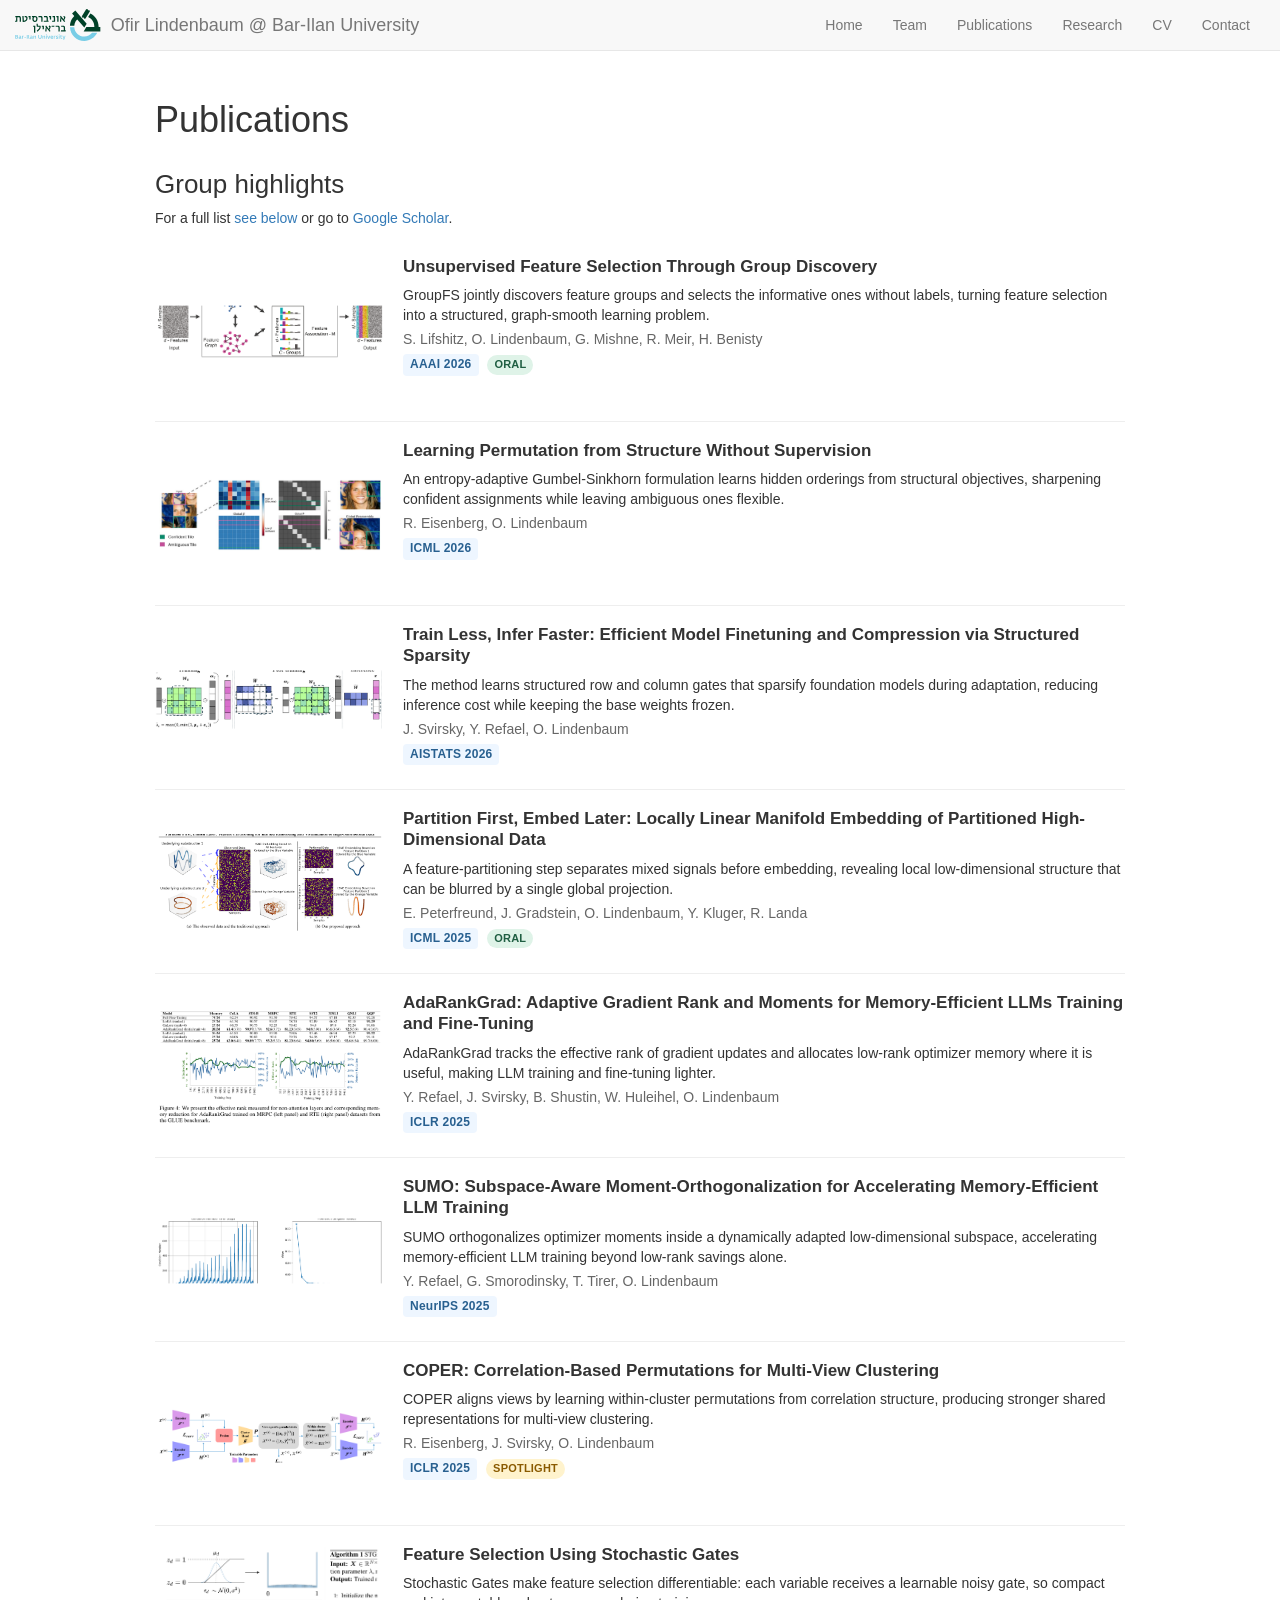
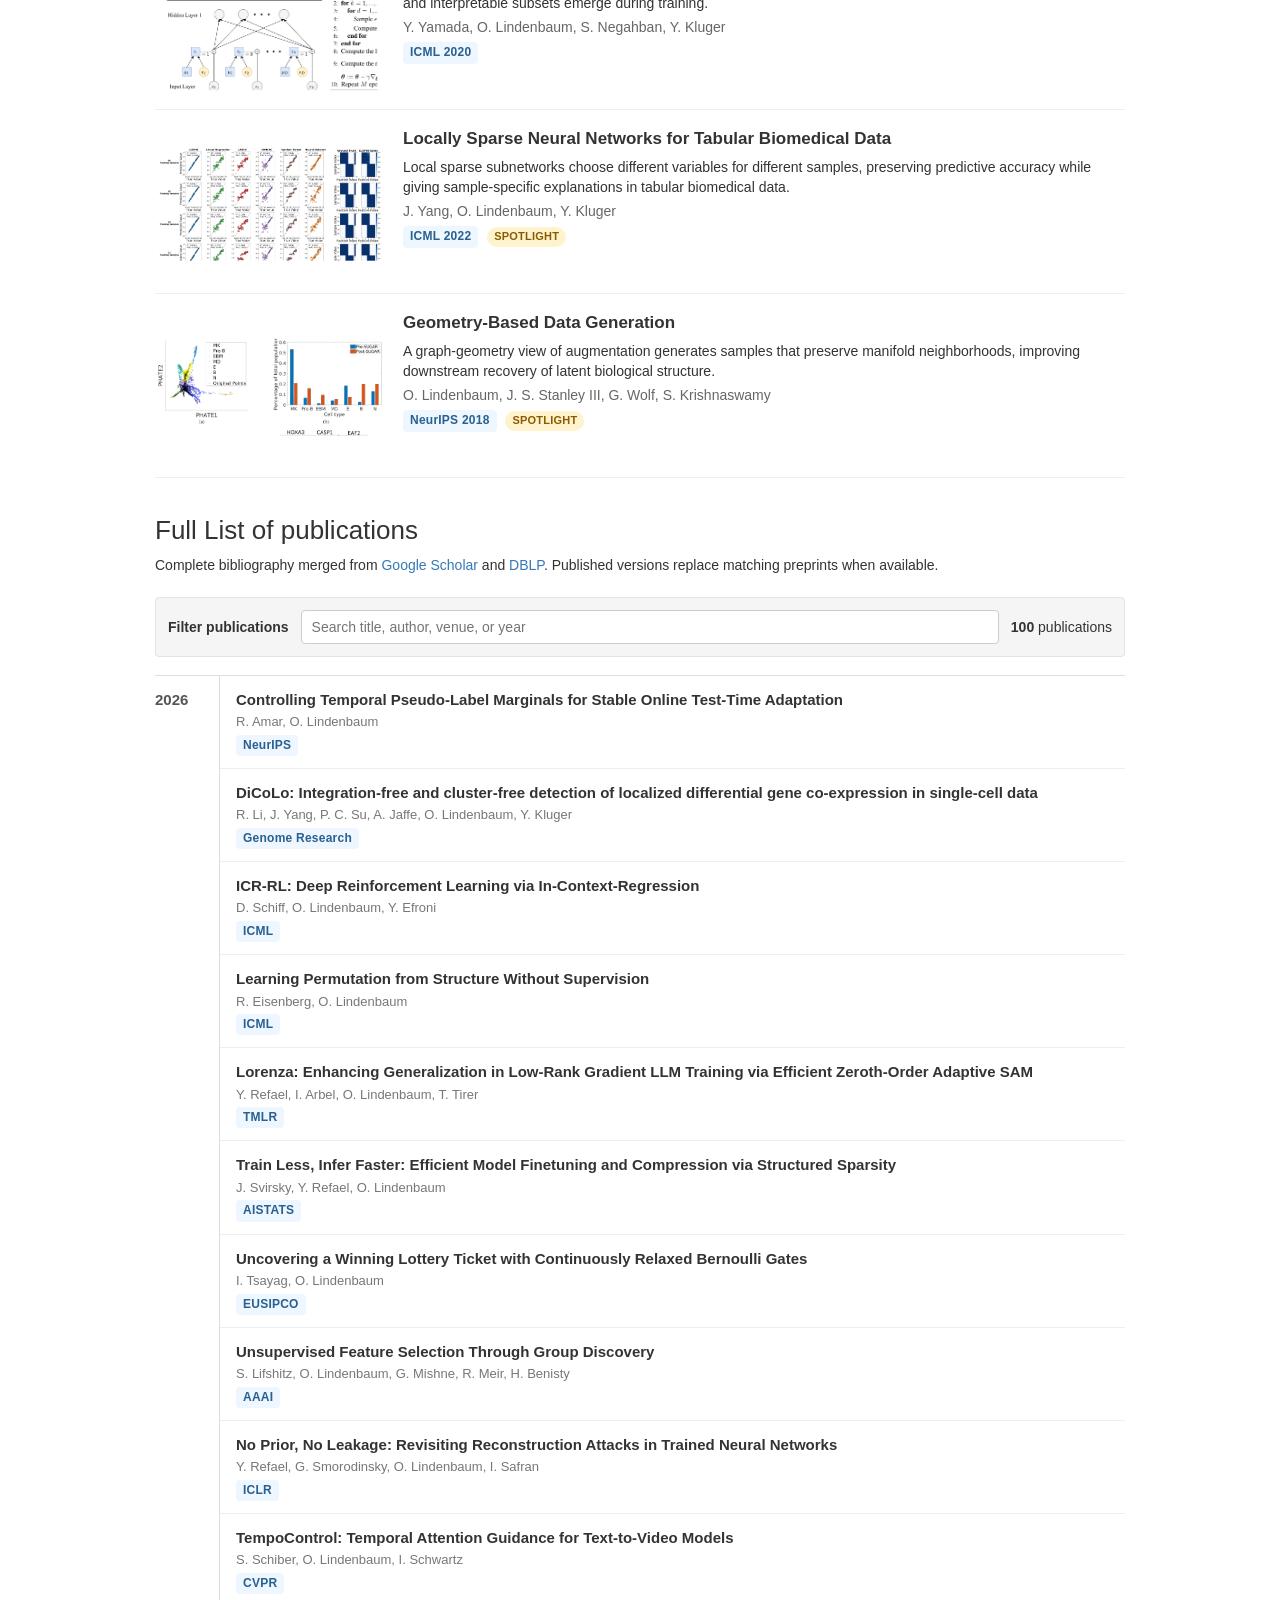
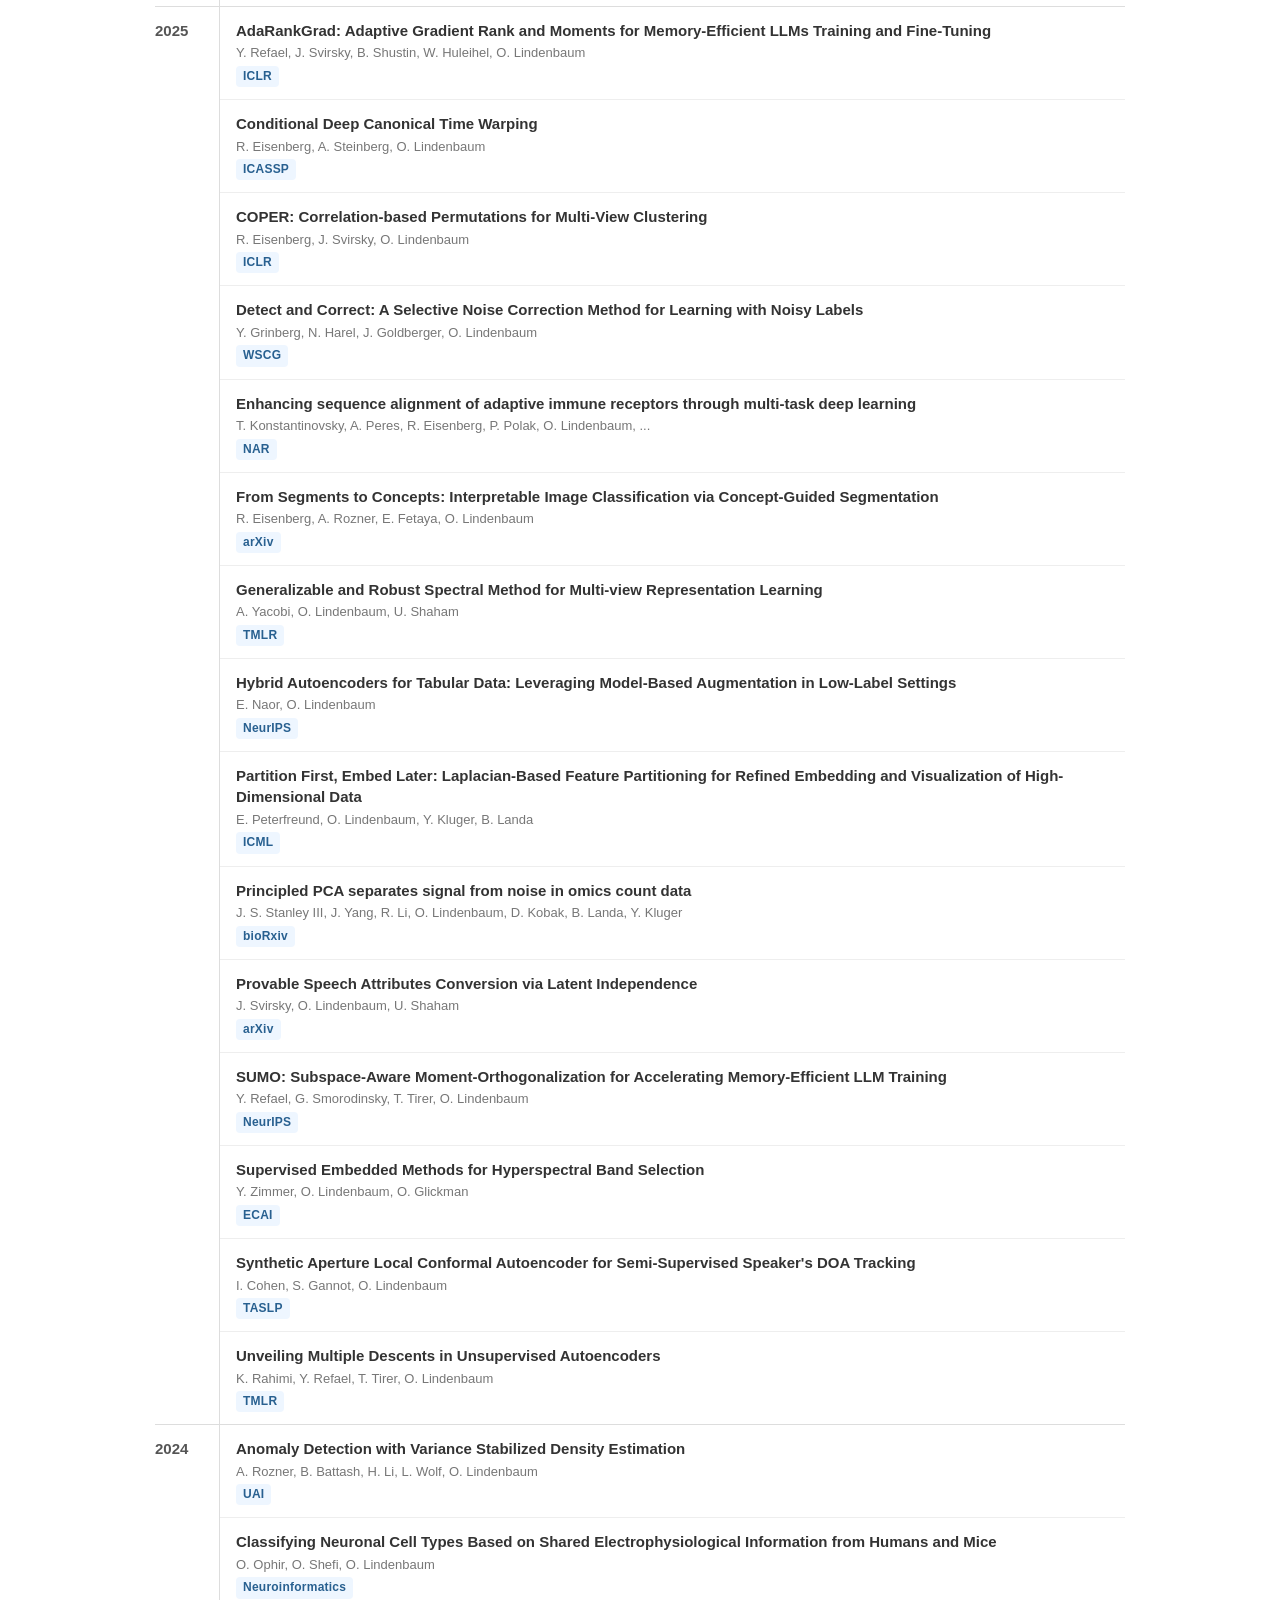
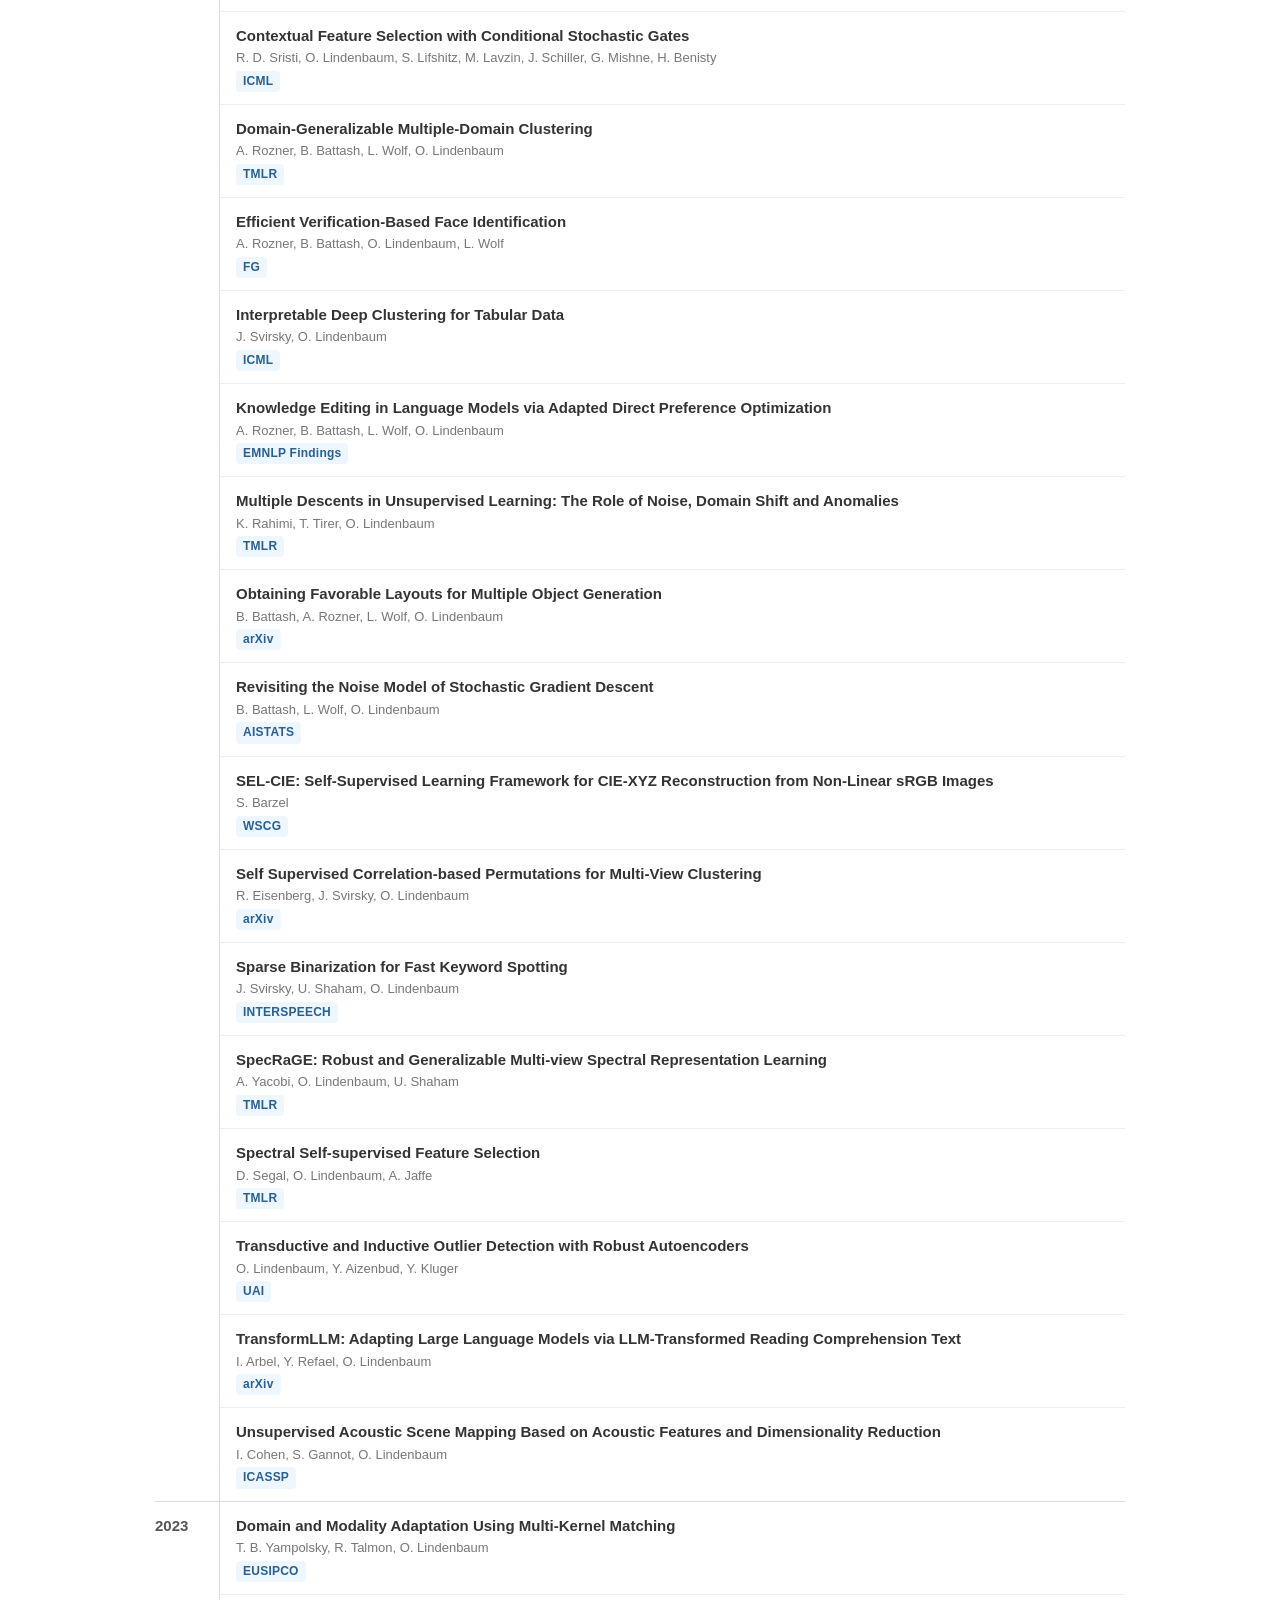
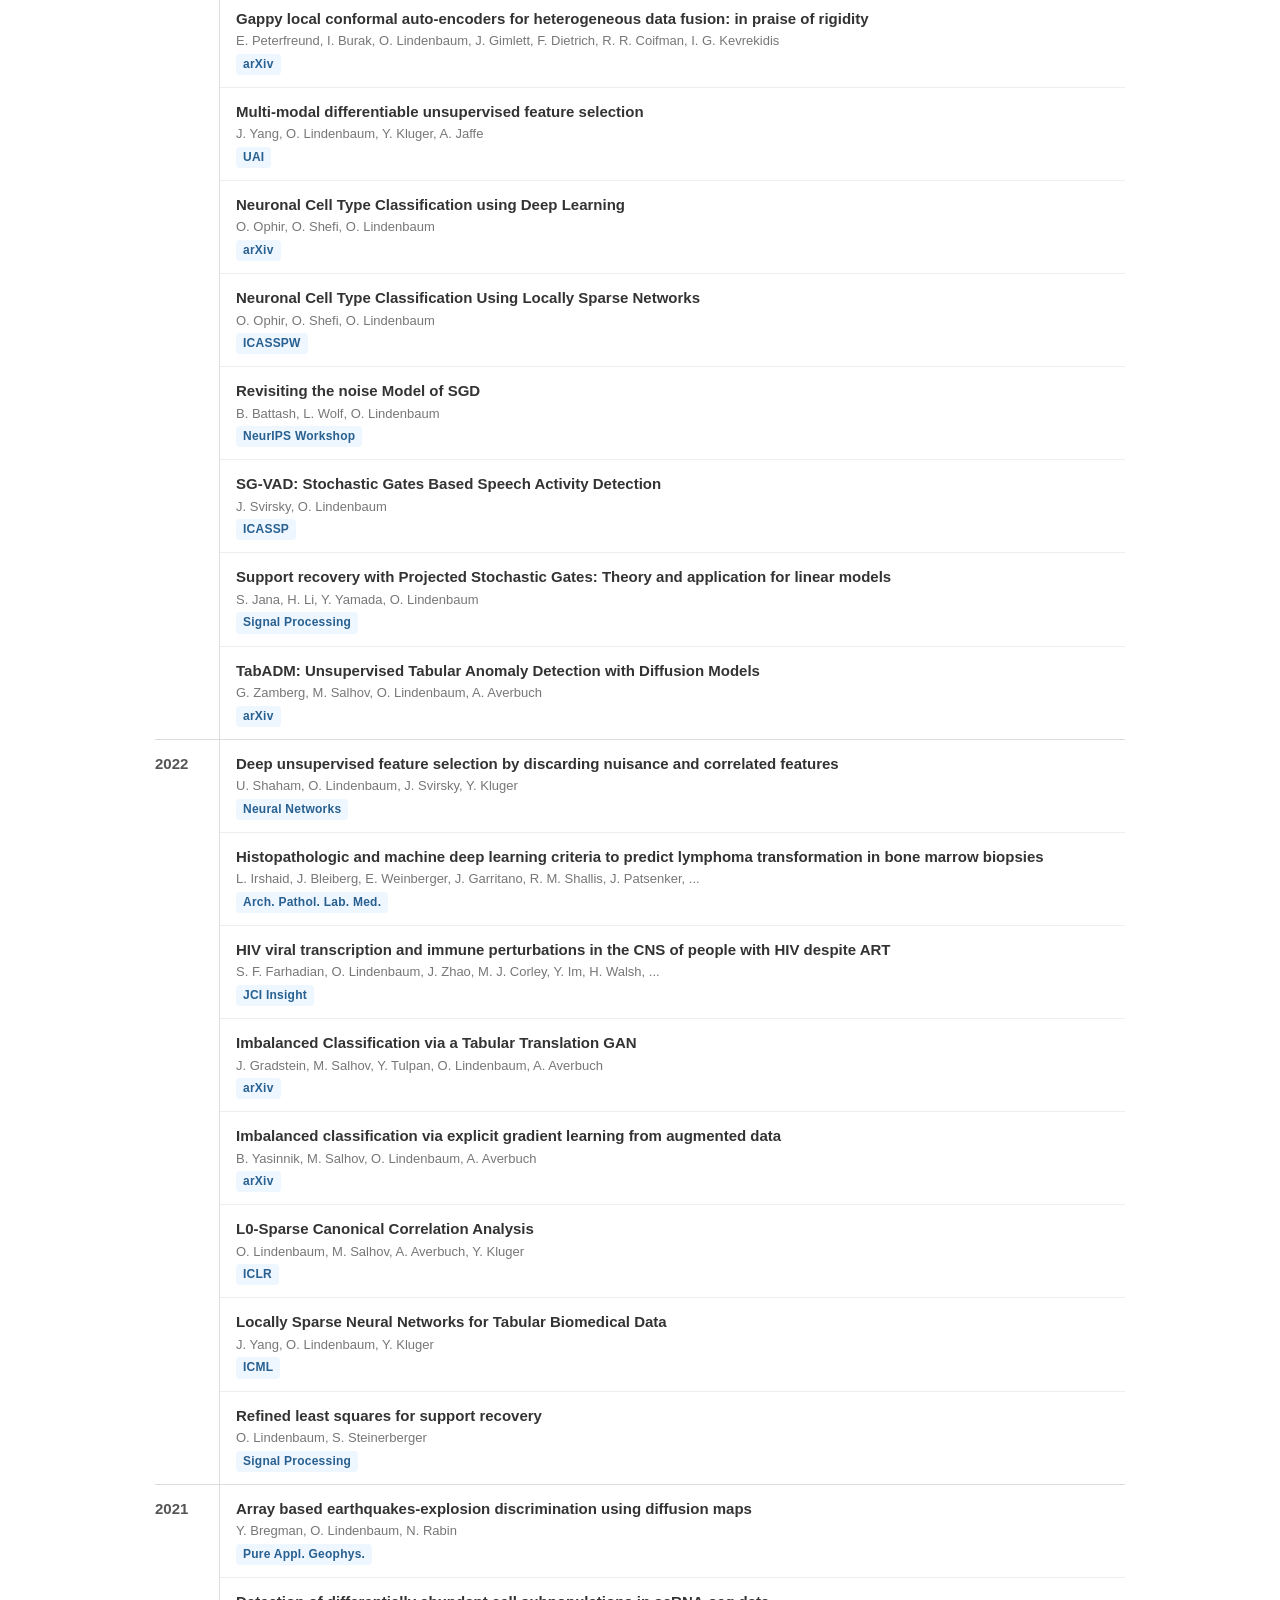
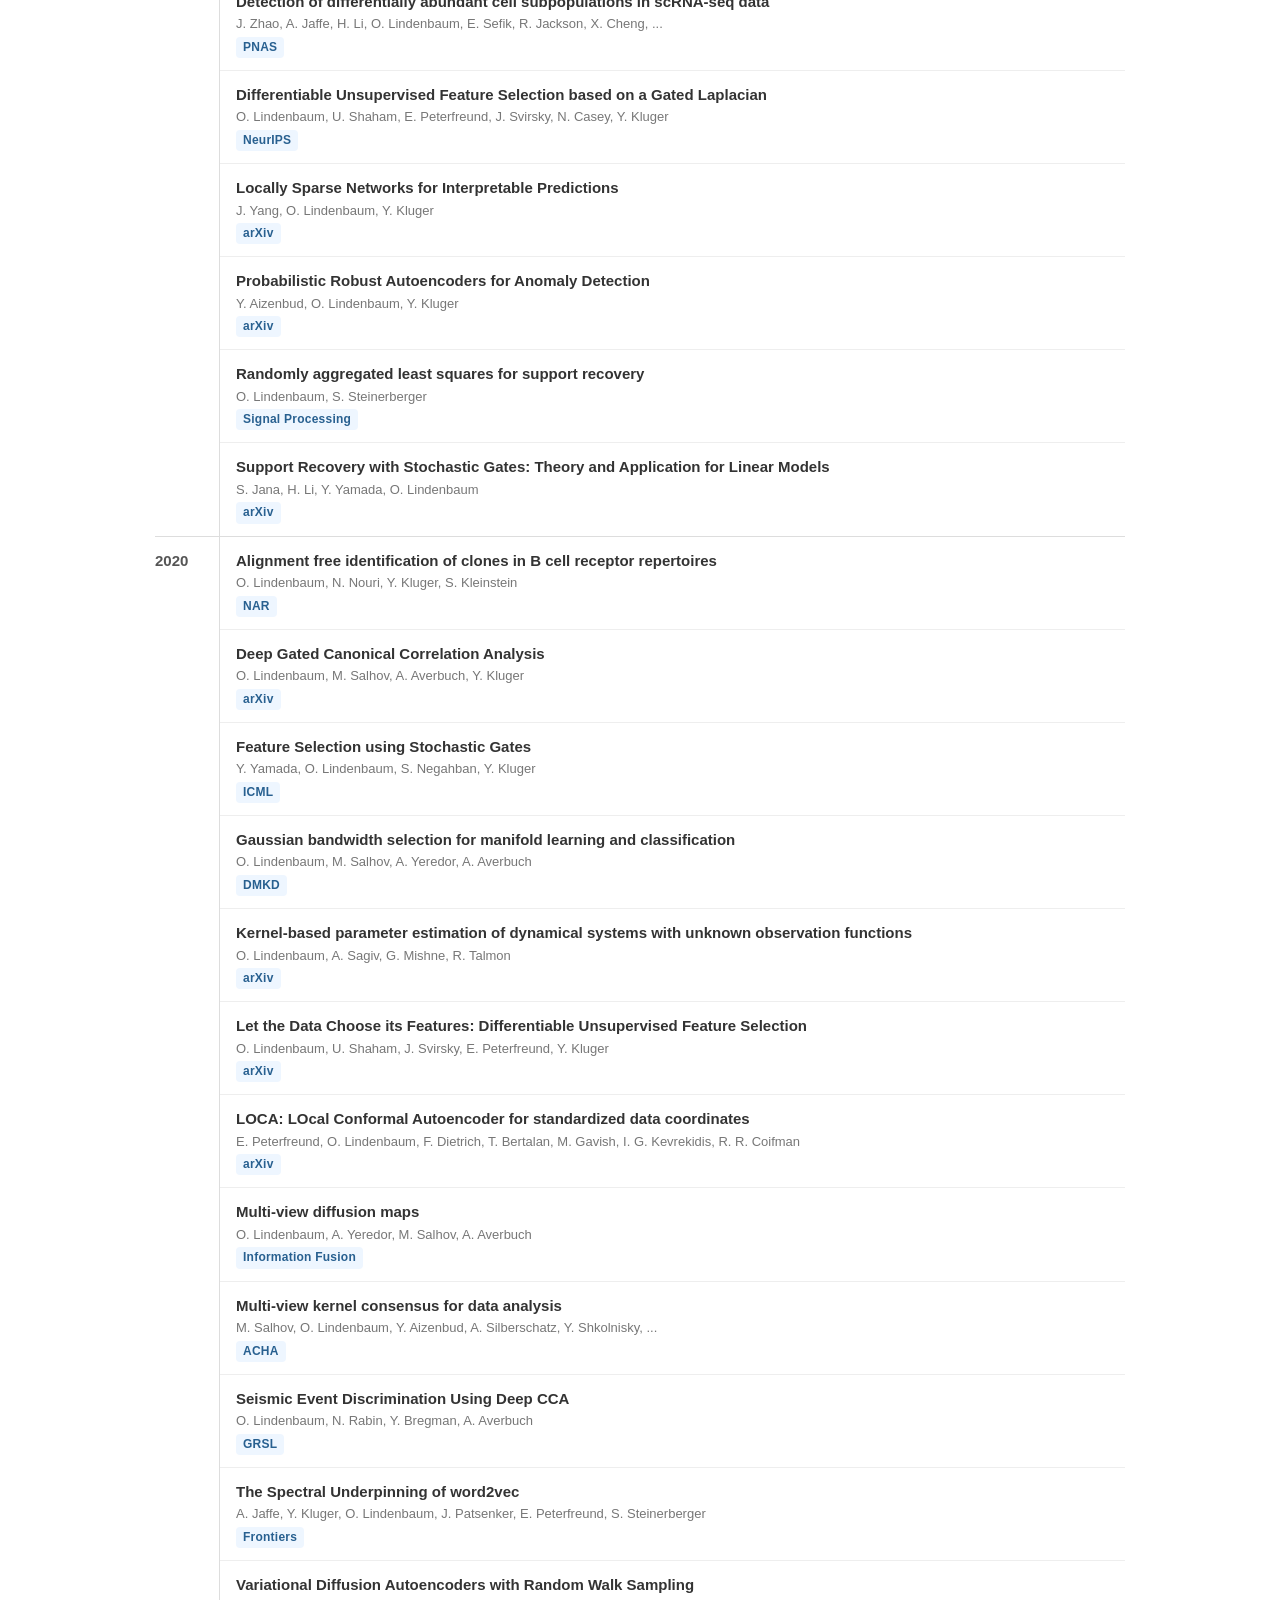
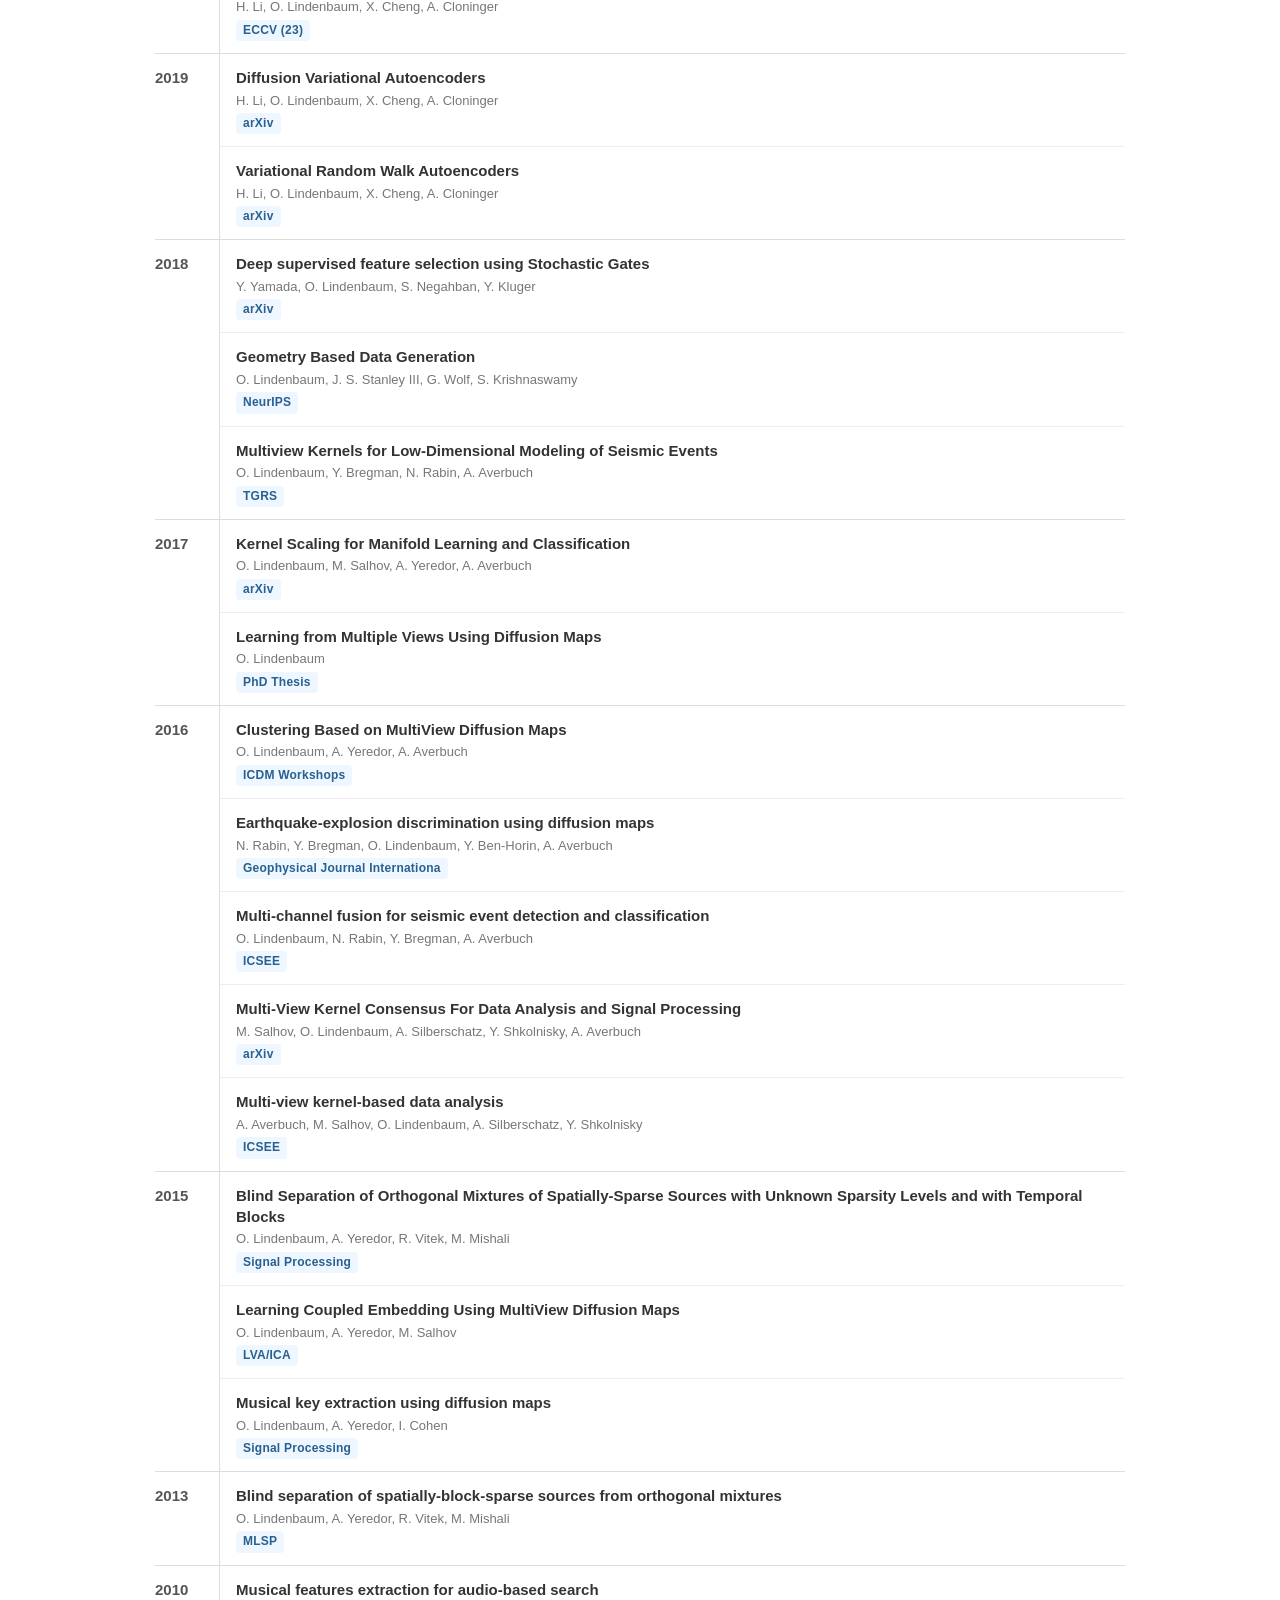
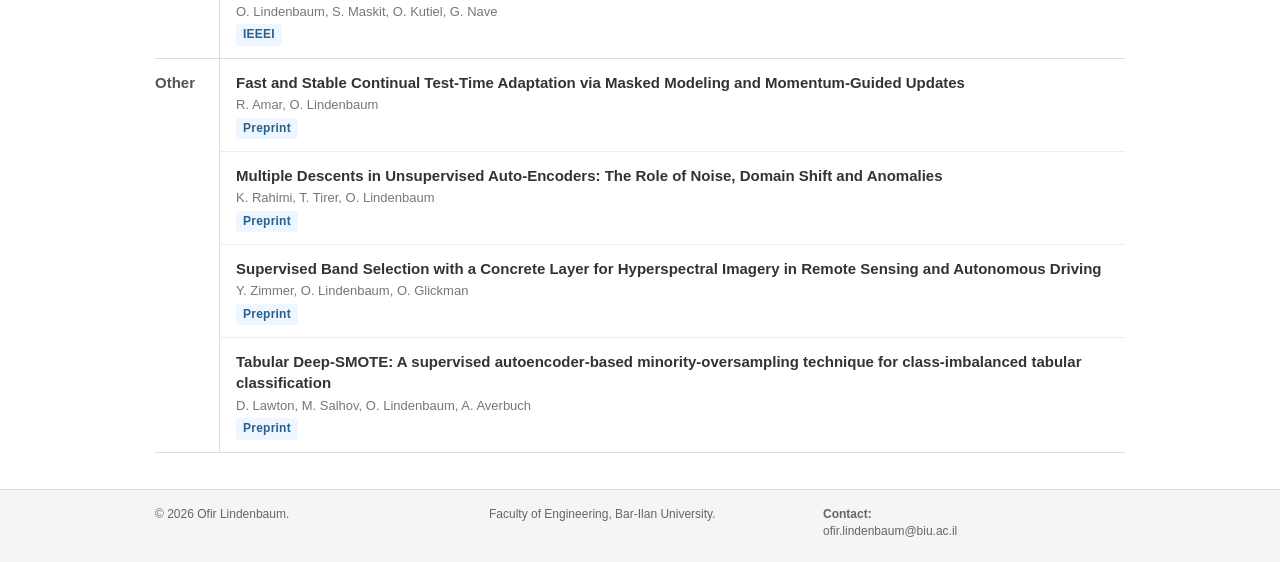
<file: publications.html>
<!DOCTYPE html>
<html lang="en">
  <head>
    <meta charset="UTF-8" />
    <meta name="viewport" content="width=device-width, initial-scale=1.0" />
    <title>Ofir Lindenbaum - Publications</title>
    <link rel="stylesheet" href="styles.css?v=20260615-biu-logo" />
  </head>
  <body>
    <header class="navbar navbar-default navbar-fixed-top">
      <div class="container-fluid nav-inner">
        <a class="navbar-brand" href="index.html">
          <img class="brand-logo" src="images/biu-logo.svg" alt="Bar-Ilan University logo" />
          <span>Ofir Lindenbaum @ Bar-Ilan University</span>
        </a>
        <button class="navbar-toggle" type="button" aria-label="Toggle navigation" aria-expanded="false">
          <span class="icon-bar"></span><span class="icon-bar"></span><span class="icon-bar"></span>
        </button>
        <nav class="navbar-links" aria-label="Main navigation">
          <a href="index.html">Home</a>
          <a href="team.html">Team</a>
          <a href="publications.html">Publications</a>
          <a href="research.html">Research</a>
          <a href="files/ofir-lindenbaum-cv.pdf" target="_blank" rel="noreferrer">CV</a>
          <a href="#contact">Contact</a>
        </nav>
      </div>
    </header>
    <main class="container-fluid page-content">
      <h1>Publications</h1>
      <section class="group-highlights">
        <h2>Group highlights</h2>
        <p>
          For a full list <a href="#full-list">see below</a> or go to
          <a href="https://scholar.google.com/citations?user=jXxk6gcAAAAJ&hl=en" target="_blank" rel="noreferrer">Google Scholar</a>.
        </p>
        <article class="highlight-publication">
          <img src="images/publications/visuals/groupfs-method.png" alt="GroupFS method figure from the paper" />
          <div>
            <h3>Unsupervised Feature Selection Through Group Discovery</h3>
            <p>GroupFS jointly discovers feature groups and selects the informative ones without labels, turning feature selection into a structured, graph-smooth learning problem.</p>
            <p class="authors">S. Lifshitz, O. Lindenbaum, G. Mishne, R. Meir, H. Benisty</p>
            <p class="venue-line"><a href="https://ojs.aaai.org/index.php/AAAI/article/view/39521" target="_blank" rel="noreferrer">AAAI 2026</a> <span class="distinction distinction-oral">Oral</span></p>
          </div>
        </article>
        <article class="highlight-publication">
          <img src="images/publications/visuals/learning-permutation-method.png" alt="Entropy-adaptive permutation learning figure from the paper" />
          <div>
            <h3>Learning Permutation from Structure Without Supervision</h3>
            <p>An entropy-adaptive Gumbel-Sinkhorn formulation learns hidden orderings from structural objectives, sharpening confident assignments while leaving ambiguous ones flexible.</p>
            <p class="authors">R. Eisenberg, O. Lindenbaum</p>
            <p class="venue-line"><a href="https://arxiv.org/abs/2605.25551" target="_blank" rel="noreferrer">ICML 2026</a></p>
          </div>
        </article>
        <article class="highlight-publication">
          <img src="images/publications/visuals/train-less-method.png" alt="Structured sparsity fine-tuning method figure from the paper" />
          <div>
            <h3>Train Less, Infer Faster: Efficient Model Finetuning and Compression via Structured Sparsity</h3>
            <p>The method learns structured row and column gates that sparsify foundation models during adaptation, reducing inference cost while keeping the base weights frozen.</p>
            <p class="authors">J. Svirsky, Y. Refael, O. Lindenbaum</p>
            <p class="venue-line"><a href="https://arxiv.org/abs/2602.09169" target="_blank" rel="noreferrer">AISTATS 2026</a></p>
          </div>
        </article>
        <article class="highlight-publication">
          <img src="images/publications/visuals/partition-first-method.png" alt="Partition First, Embed Later method figure from the paper" />
          <div>
            <h3>Partition First, Embed Later: Locally Linear Manifold Embedding of Partitioned High-Dimensional Data</h3>
            <p>A feature-partitioning step separates mixed signals before embedding, revealing local low-dimensional structure that can be blurred by a single global projection.</p>
            <p class="authors">E. Peterfreund, J. Gradstein, O. Lindenbaum, Y. Kluger, R. Landa</p>
            <p class="venue-line"><a href="https://proceedings.mlr.press/v267/peterfreund25a.html" target="_blank" rel="noreferrer">ICML 2025</a> <span class="distinction distinction-oral">Oral</span></p>
          </div>
        </article>
        <article class="highlight-publication">
          <img src="images/publications/visuals/adarankgrad-method.png" alt="AdaRankGrad memory and rank figure from the paper" />
          <div>
            <h3>AdaRankGrad: Adaptive Gradient Rank and Moments for Memory-Efficient LLMs Training and Fine-Tuning</h3>
            <p>AdaRankGrad tracks the effective rank of gradient updates and allocates low-rank optimizer memory where it is useful, making LLM training and fine-tuning lighter.</p>
            <p class="authors">Y. Refael, J. Svirsky, B. Shustin, W. Huleihel, O. Lindenbaum</p>
            <p class="venue-line"><a href="https://openreview.net/forum?id=LvNROciCne" target="_blank" rel="noreferrer">ICLR 2025</a></p>
          </div>
        </article>
        <article class="highlight-publication">
          <img src="images/publications/visuals/sumo-method.png" alt="SUMO moment conditioning figure from the paper" />
          <div>
            <h3>SUMO: Subspace-Aware Moment-Orthogonalization for Accelerating Memory-Efficient LLM Training</h3>
            <p>SUMO orthogonalizes optimizer moments inside a dynamically adapted low-dimensional subspace, accelerating memory-efficient LLM training beyond low-rank savings alone.</p>
            <p class="authors">Y. Refael, G. Smorodinsky, T. Tirer, O. Lindenbaum</p>
            <p class="venue-line"><a href="https://arxiv.org/abs/2505.24749" target="_blank" rel="noreferrer">NeurIPS 2025</a></p>
          </div>
        </article>
        <article class="highlight-publication">
          <img src="images/publications/visuals/coper-method.png" alt="COPER method figure from the paper" />
          <div>
            <h3>COPER: Correlation-Based Permutations for Multi-View Clustering</h3>
            <p>COPER aligns views by learning within-cluster permutations from correlation structure, producing stronger shared representations for multi-view clustering.</p>
            <p class="authors">R. Eisenberg, J. Svirsky, O. Lindenbaum</p>
            <p class="venue-line"><a href="https://openreview.net/forum?id=5ZEbpBYGwH" target="_blank" rel="noreferrer">ICLR 2025</a> <span class="distinction">Spotlight</span></p>
          </div>
        </article>
        <article class="highlight-publication">
          <img src="images/publications/visuals/stochastic-gates-method.png" alt="Stochastic Gates method figure from the paper" />
          <div>
            <h3>Feature Selection Using Stochastic Gates</h3>
            <p>Stochastic Gates make feature selection differentiable: each variable receives a learnable noisy gate, so compact and interpretable subsets emerge during training.</p>
            <p class="authors">Y. Yamada, O. Lindenbaum, S. Negahban, Y. Kluger</p>
            <p class="venue-line"><a href="https://proceedings.mlr.press/v119/yamada20a.html" target="_blank" rel="noreferrer">ICML 2020</a></p>
          </div>
        </article>
        <article class="highlight-publication">
          <img src="images/publications/visuals/locally-sparse-method.png" alt="Locally Sparse Neural Networks method figure from the paper" />
          <div>
            <h3>Locally Sparse Neural Networks for Tabular Biomedical Data</h3>
            <p>Local sparse subnetworks choose different variables for different samples, preserving predictive accuracy while giving sample-specific explanations in tabular biomedical data.</p>
            <p class="authors">J. Yang, O. Lindenbaum, Y. Kluger</p>
            <p class="venue-line"><a href="https://proceedings.mlr.press/v162/yang22i.html" target="_blank" rel="noreferrer">ICML 2022</a> <span class="distinction">Spotlight</span></p>
          </div>
        </article>
        <article class="highlight-publication">
          <img src="images/publications/visuals/geometry-results.png" alt="Geometry-Based Data Generation result figure from the paper" />
          <div>
            <h3>Geometry-Based Data Generation</h3>
            <p>A graph-geometry view of augmentation generates samples that preserve manifold neighborhoods, improving downstream recovery of latent biological structure.</p>
            <p class="authors">O. Lindenbaum, J. S. Stanley III, G. Wolf, S. Krishnaswamy</p>
            <p class="venue-line"><a href="https://papers.nips.cc/paper_files/paper/2018/hash/0a1bf96b7165e962e90cb14648c9462d-Abstract.html" target="_blank" rel="noreferrer">NeurIPS 2018</a> <span class="distinction">Spotlight</span></p>
          </div>
        </article>
      </section>
      <section id="full-list">
      <h2>Full List of publications</h2>
      <p>
        Complete bibliography merged from
        <a href="https://scholar.google.com/citations?user=jXxk6gcAAAAJ&hl=en" target="_blank" rel="noreferrer">Google Scholar</a>
        and <a href="https://dblp.org/pid/142/4140" target="_blank" rel="noreferrer">DBLP</a>.
        Published versions replace matching preprints when available.
      </p>
      <div class="publication-tools">
        <label for="publication-search">Filter publications</label>
        <input id="publication-search" type="search" placeholder="Search title, author, venue, or year" />
        <span><strong id="publication-count">Loading</strong> publications</span>
      </div>
      <div id="publication-list" class="publication-list" aria-live="polite"></div>
      </section>
    </main>
    <footer id="contact" class="panel">
      <div class="panel-footer">
        <div class="container-fluid footer-grid">
          <div><p>© <span id="current-year"></span> Ofir Lindenbaum.</p></div>
          <div><p>Faculty of Engineering, Bar-Ilan University.</p></div>
          <div><p><strong>Contact:</strong><br />ofir.lindenbaum@biu.ac.il</p></div>
        </div>
      </div>
    </footer>
    <script src="script.js?v=20260608-short-venues"></script>
  </body>
</html>
</file>
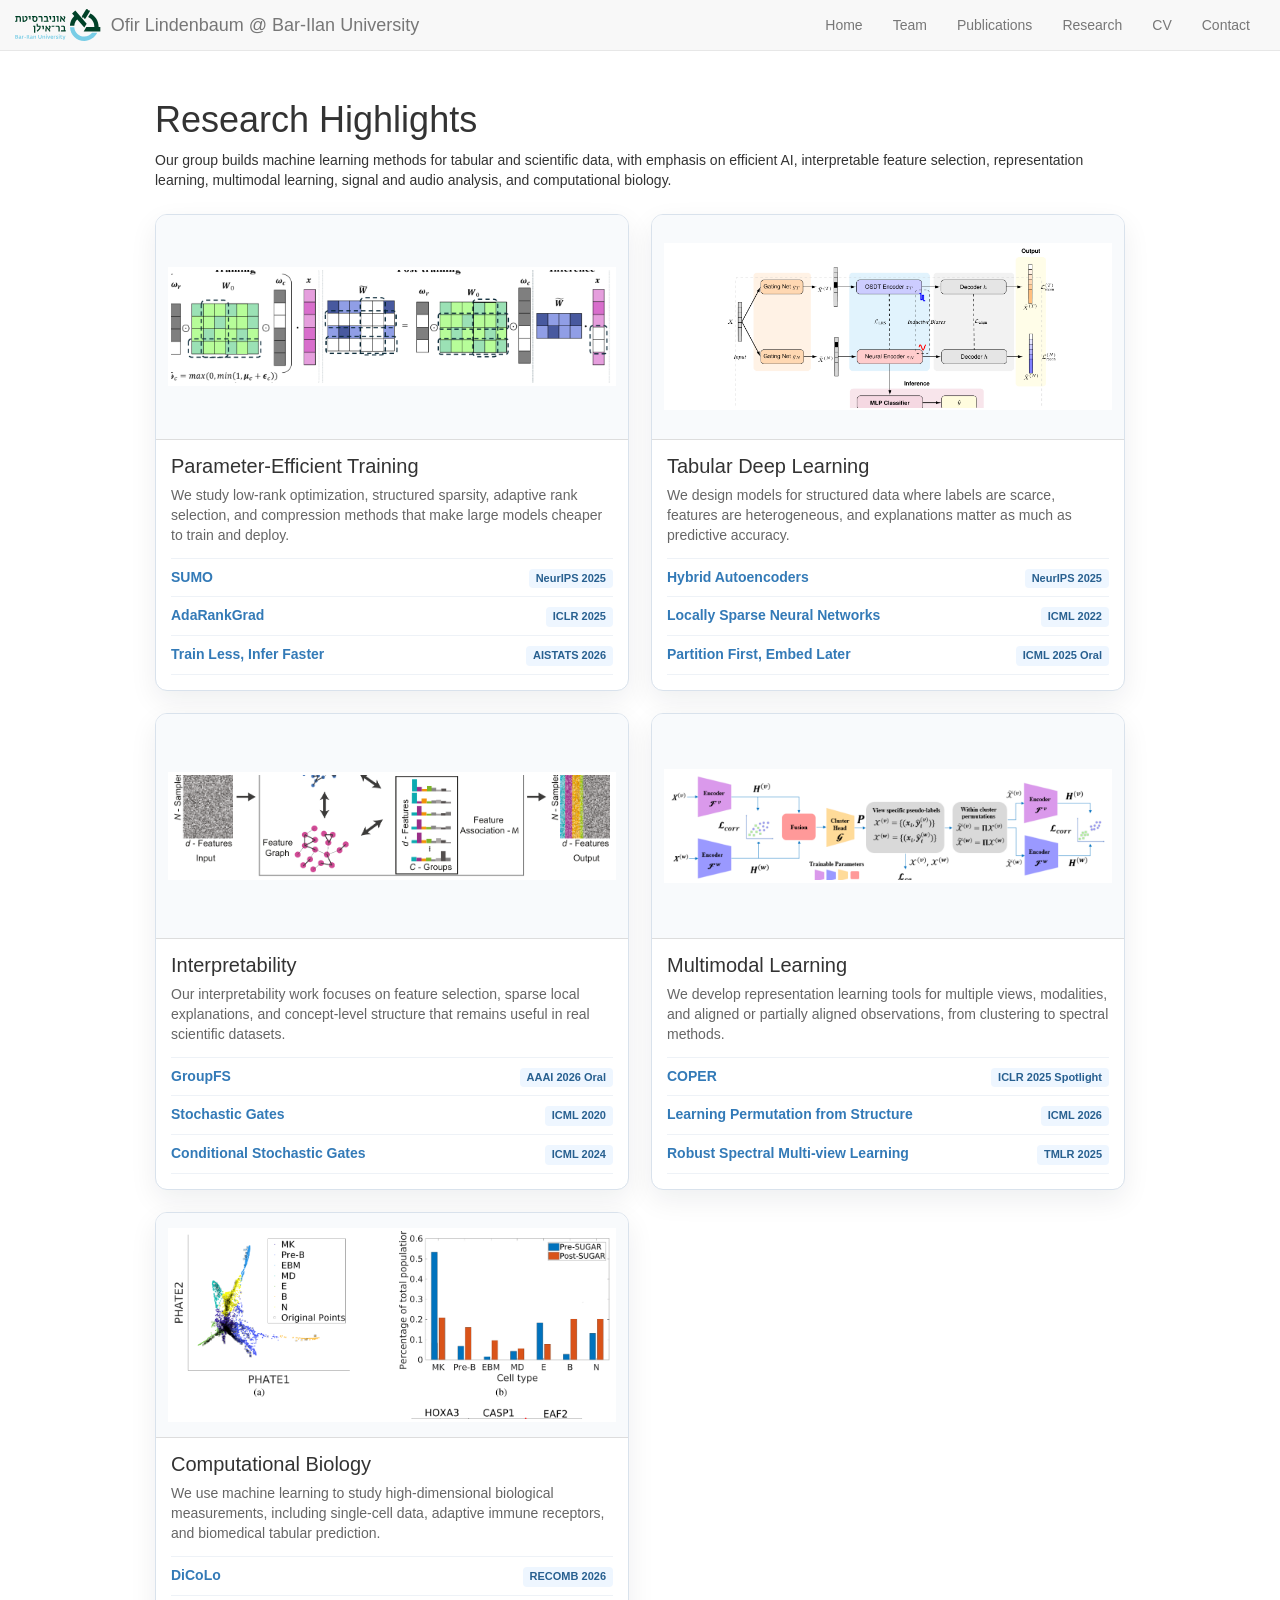
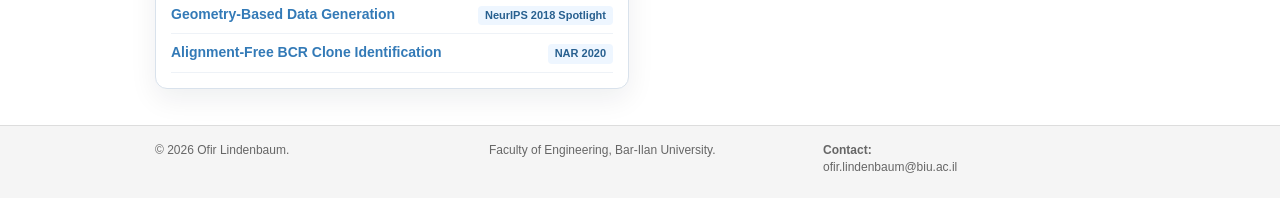
<file: research.html>
<!DOCTYPE html>
<html lang="en">
  <head>
    <meta charset="UTF-8" />
    <meta name="viewport" content="width=device-width, initial-scale=1.0" />
    <title>Ofir Lindenbaum - Research</title>
    <link rel="stylesheet" href="styles.css?v=20260615-biu-logo" />
  </head>
  <body>
    <header class="navbar navbar-default navbar-fixed-top">
      <div class="container-fluid nav-inner">
        <a class="navbar-brand" href="index.html">
          <img class="brand-logo" src="images/biu-logo.svg" alt="Bar-Ilan University logo" />
          <span>Ofir Lindenbaum @ Bar-Ilan University</span>
        </a>
        <button class="navbar-toggle" type="button" aria-label="Toggle navigation" aria-expanded="false">
          <span class="icon-bar"></span><span class="icon-bar"></span><span class="icon-bar"></span>
        </button>
        <nav class="navbar-links" aria-label="Main navigation">
          <a href="index.html">Home</a><a href="team.html">Team</a><a href="publications.html">Publications</a><a href="research.html">Research</a>
          <a href="files/ofir-lindenbaum-cv.pdf" target="_blank" rel="noreferrer">CV</a><a href="#contact">Contact</a>
        </nav>
      </div>
    </header>
    <main class="container-fluid page-content">
      <h1>Research Highlights</h1>
      <p>Our group builds machine learning methods for tabular and scientific data, with emphasis on efficient AI, interpretable feature selection, representation learning, multimodal learning, signal and audio analysis, and computational biology.</p>
      <div class="research-grid">
        <article class="research-card">
          <img src="images/publications/visuals/train-less-method.png" alt="Structured sparsity method figure from the Train Less paper" />
          <div class="research-card-body">
            <h3>Parameter-Efficient Training</h3>
            <p>We study low-rank optimization, structured sparsity, adaptive rank selection, and compression methods that make large models cheaper to train and deploy.</p>
            <ul class="research-papers">
              <li><a href="https://arxiv.org/abs/2505.24749" target="_blank" rel="noreferrer">SUMO</a> <span>NeurIPS 2025</span></li>
              <li><a href="https://openreview.net/forum?id=LvNROciCne" target="_blank" rel="noreferrer">AdaRankGrad</a> <span>ICLR 2025</span></li>
              <li><a href="https://arxiv.org/abs/2602.09169" target="_blank" rel="noreferrer">Train Less, Infer Faster</a> <span>AISTATS 2026</span></li>
            </ul>
          </div>
        </article>
        <article class="research-card">
          <img src="images/publications/visuals/hybrid-autoencoders-method.png" alt="Hybrid Autoencoders method figure" />
          <div class="research-card-body">
            <h3>Tabular Deep Learning</h3>
            <p>We design models for structured data where labels are scarce, features are heterogeneous, and explanations matter as much as predictive accuracy.</p>
            <ul class="research-papers">
              <li><a href="https://doi.org/10.48550/arXiv.2511.06961" target="_blank" rel="noreferrer">Hybrid Autoencoders</a> <span>NeurIPS 2025</span></li>
              <li><a href="https://proceedings.mlr.press/v162/yang22i.html" target="_blank" rel="noreferrer">Locally Sparse Neural Networks</a> <span>ICML 2022</span></li>
              <li><a href="https://proceedings.mlr.press/v267/peterfreund25a.html" target="_blank" rel="noreferrer">Partition First, Embed Later</a> <span>ICML 2025 Oral</span></li>
            </ul>
          </div>
        </article>
        <article class="research-card">
          <img src="images/publications/visuals/groupfs-method.png" alt="GroupFS method figure" />
          <div class="research-card-body">
            <h3>Interpretability</h3>
            <p>Our interpretability work focuses on feature selection, sparse local explanations, and concept-level structure that remains useful in real scientific datasets.</p>
            <ul class="research-papers">
              <li><a href="https://ojs.aaai.org/index.php/AAAI/article/view/39521" target="_blank" rel="noreferrer">GroupFS</a> <span>AAAI 2026 Oral</span></li>
              <li><a href="https://proceedings.mlr.press/v119/yamada20a.html" target="_blank" rel="noreferrer">Stochastic Gates</a> <span>ICML 2020</span></li>
              <li><a href="https://proceedings.mlr.press/v235/sristi24a.html" target="_blank" rel="noreferrer">Conditional Stochastic Gates</a> <span>ICML 2024</span></li>
            </ul>
          </div>
        </article>
        <article class="research-card">
          <img src="images/publications/visuals/coper-method.png" alt="COPER multi-view clustering method figure" />
          <div class="research-card-body">
            <h3>Multimodal Learning</h3>
            <p>We develop representation learning tools for multiple views, modalities, and aligned or partially aligned observations, from clustering to spectral methods.</p>
            <ul class="research-papers">
              <li><a href="https://openreview.net/forum?id=5ZEbpBYGwH" target="_blank" rel="noreferrer">COPER</a> <span>ICLR 2025 Spotlight</span></li>
              <li><a href="https://arxiv.org/abs/2605.25551" target="_blank" rel="noreferrer">Learning Permutation from Structure</a> <span>ICML 2026</span></li>
              <li><a href="https://openreview.net/forum?id=X6IY04Akw1" target="_blank" rel="noreferrer">Robust Spectral Multi-view Learning</a> <span>TMLR 2025</span></li>
            </ul>
          </div>
        </article>
        <article class="research-card">
          <img src="images/publications/visuals/geometry-results.png" alt="Geometry-based biological data generation result figure" />
          <div class="research-card-body">
            <h3>Computational Biology</h3>
            <p>We use machine learning to study high-dimensional biological measurements, including single-cell data, adaptive immune receptors, and biomedical tabular prediction.</p>
            <ul class="research-papers">
              <li><a href="https://doi.org/10.1101/2025.11.23.689932" target="_blank" rel="noreferrer">DiCoLo</a> <span>RECOMB 2026</span></li>
              <li><a href="https://papers.nips.cc/paper_files/paper/2018/hash/0a1bf96b7165e962e90cb14648c9462d-Abstract.html" target="_blank" rel="noreferrer">Geometry-Based Data Generation</a> <span>NeurIPS 2018 Spotlight</span></li>
              <li><a href="https://doi.org/10.1093/nar/gkaa412" target="_blank" rel="noreferrer">Alignment-Free BCR Clone Identification</a> <span>NAR 2020</span></li>
            </ul>
          </div>
        </article>
      </div>
    </main>
    <footer id="contact" class="panel">
      <div class="panel-footer"><div class="container-fluid footer-grid"><div><p>© <span id="current-year"></span> Ofir Lindenbaum.</p></div><div><p>Faculty of Engineering, Bar-Ilan University.</p></div><div><p><strong>Contact:</strong><br />ofir.lindenbaum@biu.ac.il</p></div></div></div>
    </footer>
    <script src="script.js?v=20260608-research-team"></script>
  </body>
</html>
</file>
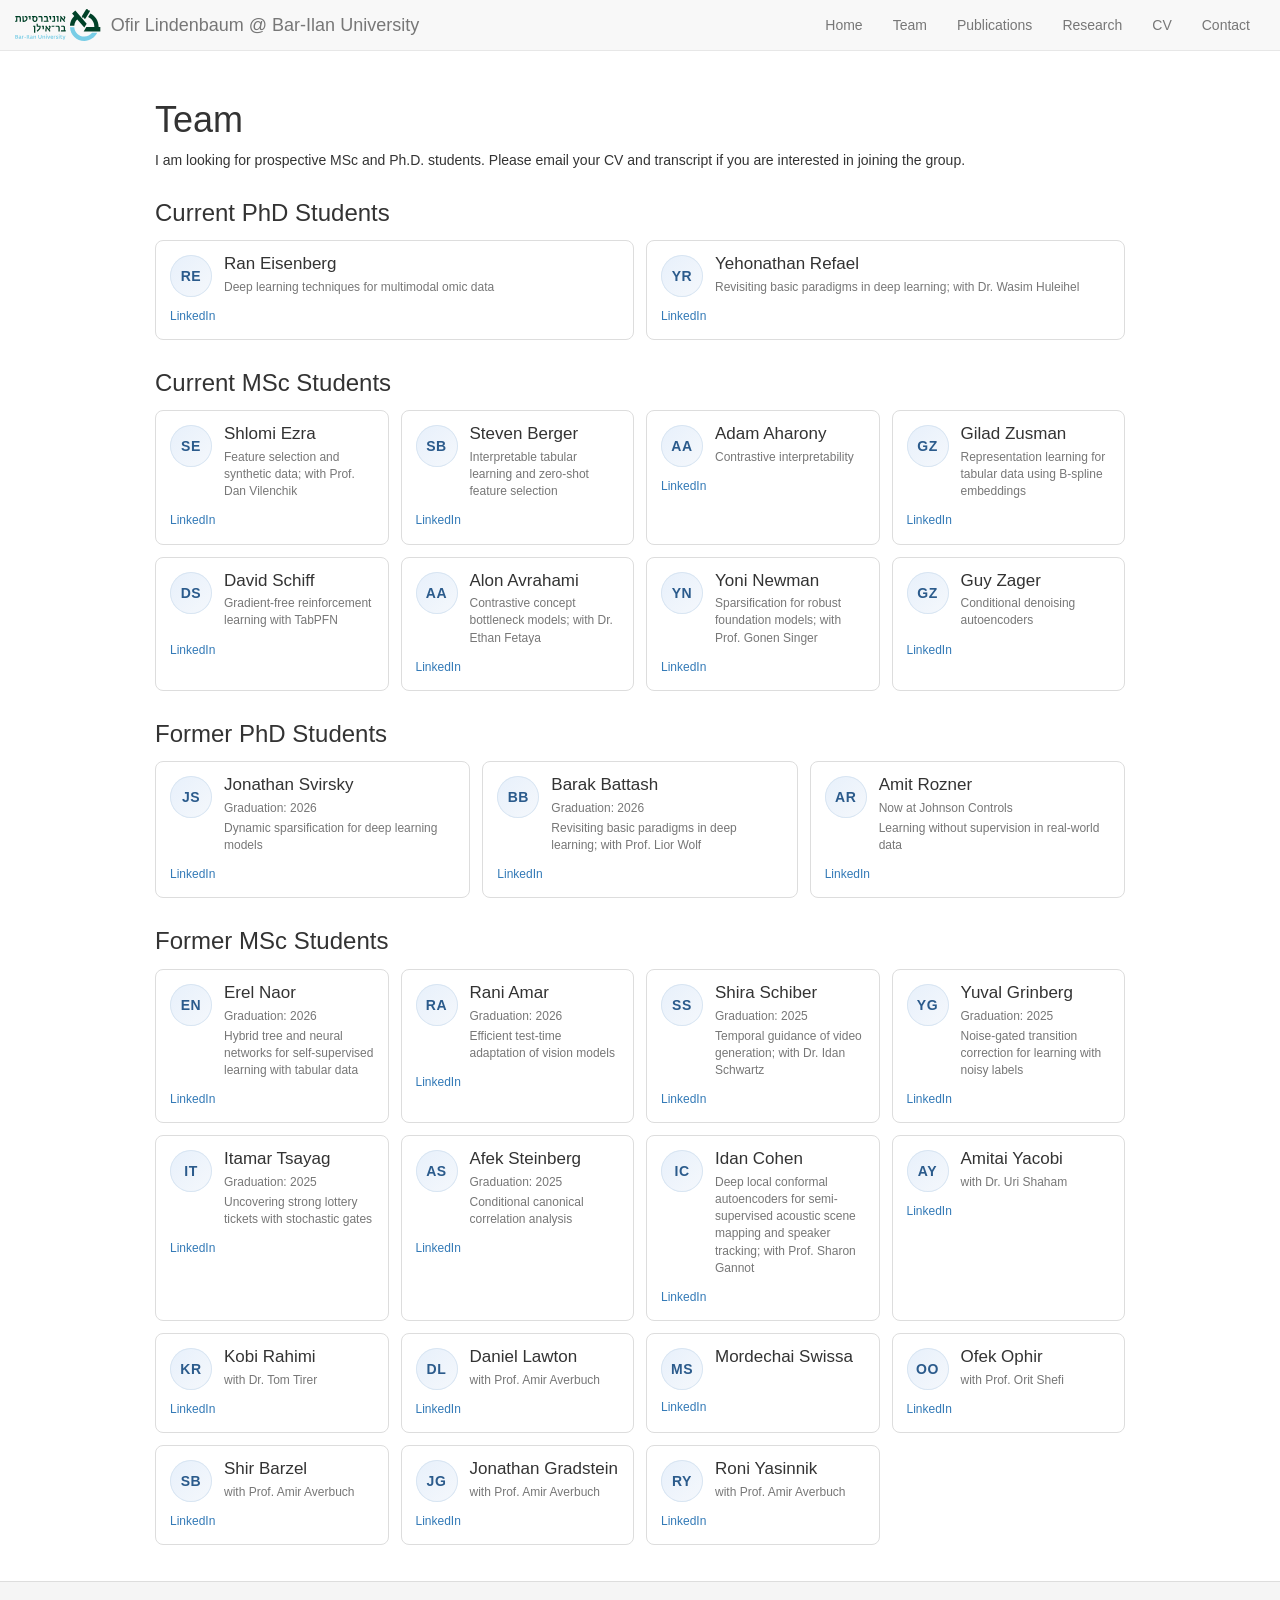
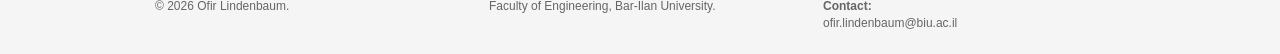
<file: team.html>
<!DOCTYPE html>
<html lang="en">
  <head>
    <meta charset="UTF-8" />
    <meta name="viewport" content="width=device-width, initial-scale=1.0" />
    <title>Ofir Lindenbaum - Team</title>
    <link rel="stylesheet" href="styles.css?v=20260615-biu-logo" />
  </head>
  <body>
    <header class="navbar navbar-default navbar-fixed-top">
      <div class="container-fluid nav-inner">
        <a class="navbar-brand" href="index.html">
          <img class="brand-logo" src="images/biu-logo.svg" alt="Bar-Ilan University logo" />
          <span>Ofir Lindenbaum @ Bar-Ilan University</span>
        </a>
        <button class="navbar-toggle" type="button" aria-label="Toggle navigation" aria-expanded="false">
          <span class="icon-bar"></span><span class="icon-bar"></span><span class="icon-bar"></span>
        </button>
        <nav class="navbar-links" aria-label="Main navigation">
          <a href="index.html">Home</a><a href="team.html">Team</a><a href="publications.html">Publications</a><a href="research.html">Research</a>
          <a href="files/ofir-lindenbaum-cv.pdf" target="_blank" rel="noreferrer">CV</a><a href="#contact">Contact</a>
        </nav>
      </div>
    </header>
    <main class="container-fluid page-content">
      <h1>Team</h1>
      <p>I am looking for prospective MSc and Ph.D. students. Please email your CV and transcript if you are interested in joining the group.</p>
      <section class="team-section">
        <h2>Current PhD Students</h2>
        <div class="student-bar" data-students="phd"></div>
      </section>
      <section class="team-section">
        <h2>Current MSc Students</h2>
        <div class="student-bar" data-students="msc"></div>
      </section>
      <section class="team-section">
        <h2>Former PhD Students</h2>
        <div class="student-bar" data-students="former_phd"></div>
      </section>
      <section class="team-section">
        <h2>Former MSc Students</h2>
        <div class="student-bar" data-students="former_msc"></div>
      </section>
    </main>
    <footer id="contact" class="panel">
      <div class="panel-footer"><div class="container-fluid footer-grid"><div><p>© <span id="current-year"></span> Ofir Lindenbaum.</p></div><div><p>Faculty of Engineering, Bar-Ilan University.</p></div><div><p><strong>Contact:</strong><br />ofir.lindenbaum@biu.ac.il</p></div></div></div>
    </footer>
    <script src="script.js?v=20260618-video-avatars"></script>
  </body>
</html>
</file>
<file: styles.css>
:root {
  --link: #337ab7;
  --ink: #333;
  --muted: #777;
  --border: #e7e7e7;
  --navbar: #f8f8f8;
  --well: #f5f5f5;
}

* { box-sizing: border-box; }
html { scroll-behavior: smooth; }
body { margin: 0; padding-top: 70px; color: var(--ink); background: white; font: 14px/1.42857143 "Helvetica Neue", Helvetica, Arial, sans-serif; }
a { color: var(--link); text-decoration: none; }
a:hover { color: #23527c; text-decoration: underline; }
p { margin: 0 0 10px; }
h1, h2, h3, h4 { margin-top: 20px; margin-bottom: 10px; font-family: inherit; font-weight: 500; line-height: 1.1; }
h1 { font-size: 36px; }
h2 { font-size: 30px; }
h3 { font-size: 24px; }
h4 { font-size: 18px; }

.container-fluid { width: 100%; max-width: 1000px; margin-right: auto; margin-left: auto; padding-right: 15px; padding-left: 15px; }
.row { display: flex; margin-right: -15px; margin-left: -15px; }
.col-sm-8 { width: 66.66666667%; padding-right: 16px; padding-left: 16px; }
.col-sm-4 { width: 33.33333333%; padding-right: 26px; padding-left: 26px; }

.navbar { position: relative; min-height: 50px; margin-bottom: 20px; border: 1px solid transparent; }
.navbar-fixed-top { position: fixed; z-index: 1000; top: 0; right: 0; left: 0; border-width: 0 0 1px; }
.navbar-default { border-color: var(--border); background-color: var(--navbar); }
.nav-inner { display: flex; min-height: 50px; align-items: center; justify-content: space-between; max-width: none; }
.navbar-brand { display: flex; align-items: center; gap: 10px; color: #777; font-size: 18px; line-height: 20px; }
.navbar-brand:hover { color: #5e5e5e; text-decoration: none; }
.brand-logo { display: block; width: auto; height: 32px; object-fit: contain; }
.navbar-links { display: flex; margin-left: auto; }
.navbar-links a { padding: 15px; color: #777; line-height: 20px; }
.navbar-links a:hover { color: #333; text-decoration: none; }
.navbar-toggle { display: none; padding: 9px 10px; border: 1px solid #ddd; border-radius: 4px; background-color: transparent; }
.icon-bar { display: block; width: 22px; height: 2px; border-radius: 1px; background-color: #888; }
.icon-bar + .icon-bar { margin-top: 4px; }

.home-layout { align-items: flex-start; }
#newsid p { text-align: left; }
.well { min-height: 20px; margin-bottom: 20px; padding: 19px; border: 1px solid #e3e3e3; border-radius: 4px; background-color: var(--well); box-shadow: inset 0 1px 1px rgba(0, 0, 0, .05); }
.profile-links { margin-top: 17px; }
.profile-photo { display: block; width: min(100%, 430px); max-height: 390px; margin: 24px auto 20px; border-radius: 2%; object-fit: cover; object-position: center 34%; }

.home-hero { display: grid; grid-template-columns: minmax(0, .9fr) 280px; gap: 28px; align-items: center; min-height: 430px; margin: 16px 0 32px; padding: 42px; border: 1px solid #d8e3ef; border-radius: 18px; background: linear-gradient(90deg, rgba(255,255,255,.96), rgba(255,255,255,.62)), url("images/hero/ml-scientific-discovery-bg.jpg") center / cover no-repeat; box-shadow: 0 18px 45px rgba(15, 23, 42, .11); }
.eyebrow { margin-bottom: 8px; color: #52708a; font-size: 12px; font-weight: 700; letter-spacing: .12em; text-transform: uppercase; }
.hero-copy h1 { margin-top: 0; font-size: 44px; font-weight: 700; letter-spacing: -.03em; }
.hero-copy p { font-size: 16px; line-height: 1.6; }
.hero-media { display: flex; min-height: 310px; align-items: center; justify-content: center; }
.hero-portrait { display: block; width: 240px; height: 292px; border: 7px solid rgba(255,255,255,.95); border-radius: 18px; object-fit: cover; object-position: center 34%; box-shadow: 0 18px 42px rgba(15, 23, 42, .28); }

.paper-strip { display: grid; grid-template-columns: repeat(3, minmax(0, 1fr)); gap: 14px; margin: 24px 0 16px; }
.paper-strip article { overflow: hidden; border: 1px solid #d9e2ec; border-radius: 10px; background: white; box-shadow: 0 8px 24px rgba(15, 23, 42, .07); }
.paper-strip img { display: block; width: 100%; height: 150px; margin: 0; border: 0; border-radius: 0; background: white; object-fit: cover; }
.paper-strip strong { display: block; padding: 12px 12px 2px; font-size: 14px; line-height: 1.25; }
.paper-strip span { display: block; padding: 0 12px 12px; color: #6b7280; font-size: 12px; }
.short-bio, .talks-videos { margin-top: 30px; padding: 22px; border: 1px solid #d9e2ec; border-radius: 12px; background: #fff; box-shadow: 0 10px 28px rgba(15, 23, 42, .06); }
.short-bio h2, .talks-videos h2 { margin-top: 0; font-size: 24px; }
.short-bio p { font-size: 15px; line-height: 1.65; }
.bio-facts { display: flex; flex-wrap: wrap; gap: 8px; margin-top: 14px; }
.bio-facts span { display: inline-block; padding: 6px 10px; border: 1px solid #d7e4f2; border-radius: 999px; color: #375b7c; background: #f5f9fd; font-size: 12px; font-weight: 700; }
.section-heading { display: flex; gap: 18px; align-items: baseline; justify-content: space-between; }
.section-heading p { margin: 0; color: #667085; }
.video-grid { display: grid; grid-template-columns: repeat(3, minmax(0, 1fr)); gap: 14px; margin-top: 16px; }
.video-card { display: block; overflow: hidden; border: 1px solid #d9e2ec; border-radius: 10px; color: inherit; background: white; box-shadow: 0 8px 24px rgba(15, 23, 42, .06); }
.video-card:hover { text-decoration: none; transform: translateY(-1px); box-shadow: 0 12px 28px rgba(15, 23, 42, .1); }
.video-thumb { position: relative; display: block; background: #111827; }
.video-thumb img { display: block; width: 100%; height: 150px; margin: 0; border: 0; border-radius: 0; object-fit: cover; opacity: .92; }
.play-button { position: absolute; top: 50%; left: 50%; transform: translate(-50%, -50%); padding: 8px 13px; border-radius: 999px; color: white; background: rgba(20, 85, 150, .92); font-size: 12px; font-weight: 700; text-transform: uppercase; letter-spacing: .08em; box-shadow: 0 8px 20px rgba(0, 0, 0, .25); }
.video-card strong { display: block; padding: 12px 12px 2px; font-size: 15px; }
.video-card > span:last-child { display: block; padding: 0 12px 13px; color: #667085; font-size: 12px; }
.lab-gallery { margin-top: 32px; }
.lab-gallery h2 { font-size: 24px; }
.lab-grid { display: grid; grid-template-columns: repeat(3, minmax(0, 1fr)); gap: 14px; }
.lab-grid figure { overflow: hidden; margin: 0; border: 1px solid #ddd; border-radius: 10px; background: white; box-shadow: 0 8px 24px rgba(15, 23, 42, .06); }
.lab-grid img { display: block; width: 100%; height: 210px; margin: 0; border: 0; border-radius: 0; object-fit: cover; }
.lab-grid figure:nth-child(1) img { object-position: 48% 45%; }
.lab-grid figure:nth-child(2) img { object-position: center 42%; }
.lab-grid figure:nth-child(3) img { object-position: center 32%; }
.lab-grid figcaption { padding: 10px 12px 12px; }

.carousel { position: relative; margin: 20px 30px; border-radius: 3px; background: #eee; }
.carousel-inner { position: relative; overflow: hidden; width: 100%; height: 420px; }
.item { position: absolute; inset: 0; display: none; background: white; }
.item.active { display: block; }
.item img { display: block; width: 100%; height: 100%; margin: 0; border-radius: 2%; object-fit: contain; }
.carousel-caption { position: absolute; right: 0; bottom: 0; left: 0; padding: 10px 15px; color: white; background: rgba(0, 0, 0, .58); text-align: center; }
.carousel-indicators { position: absolute; z-index: 3; right: 0; bottom: 38px; left: 0; display: flex; justify-content: center; gap: 5px; padding: 0; list-style: none; }
.carousel-indicators button { width: 10px; height: 10px; padding: 0; border: 1px solid white; border-radius: 50%; background: transparent; cursor: pointer; }
.carousel-indicators button.active { background: white; }
.carousel-control { position: absolute; z-index: 3; top: 0; bottom: 0; width: 9%; border: 0; color: white; background: transparent; font-size: 44px; opacity: .5; cursor: pointer; text-shadow: 0 1px 2px rgba(0, 0, 0, .6); }
.carousel-control:hover { opacity: .9; }
.left.carousel-control { left: 0; background: linear-gradient(to right, rgba(0, 0, 0, .25), transparent); }
.right.carousel-control { right: 0; background: linear-gradient(to left, rgba(0, 0, 0, .25), transparent); }

.portrait-note { margin: 26px 0 12px; }
.portrait-placeholder { display: grid; width: 150px; height: 180px; place-items: center; border: 1px dashed #aaa; border-radius: 2%; color: #999; background: #fafafa; text-align: center; }
figcaption { margin-top: 5px; color: var(--muted); font-size: 12px; text-align: left; }

.page-content { min-height: calc(100vh - 220px); padding-top: 10px; padding-bottom: 36px; }
.publication-tools { display: flex; flex-wrap: wrap; gap: 8px 12px; align-items: center; margin: 22px 0 18px; padding: 12px; border: 1px solid #e3e3e3; border-radius: 4px; background: var(--well); }
.publication-tools label { font-weight: 700; }
.publication-tools input { min-width: 300px; flex: 1; min-height: 34px; padding: 6px 10px; border: 1px solid #ccc; border-radius: 4px; background: white; font: inherit; }
.publication-list { border-top: 1px solid #ddd; }
.year-group { display: grid; grid-template-columns: 64px minmax(0, 1fr); border-bottom: 1px solid #ddd; }
.year-group h3 { margin: 0; padding: 16px 10px 0 0; color: #555; font-size: 15px; font-weight: 700; }
.year-publications { border-left: 1px solid #ddd; }
.publication { padding: 13px 0 12px 16px; border-bottom: 1px solid #eee; }
.publication:last-child { border-bottom: 0; }
.publication-title { color: #333; font-size: 15px; font-weight: 700; }
.publication p { margin: 3px 0 0; color: #777; font-size: 13px; }
.venue { color: #555; }
.venue-badge { display: inline-block; padding: 2px 7px; border-radius: 4px; color: #286090; background: #eef6ff; font-size: 12px; font-weight: 700; letter-spacing: .02em; }
.empty-state { padding: 16px 0; }
.group-highlights { margin-bottom: 38px; }
.group-highlights > h2, #full-list > h2 { margin-top: 30px; font-size: 26px; }
.highlight-publication { display: grid; grid-template-columns: 230px minmax(0, 1fr); gap: 18px; align-items: start; padding: 18px 0 17px; border-bottom: 1px solid #eee; }
.highlight-publication img { display: block; width: 230px; height: 146px; margin: 2px 0 0; border: 0; border-radius: 0; background: white; object-fit: contain; box-shadow: none; }
.highlight-publication h3 { margin: 0 0 8px; color: #333; font-size: 17px; font-weight: 700; line-height: 1.25; }
.highlight-publication p { margin: 4px 0; }
.highlight-publication .authors { color: #666; }
.venue-line { margin-top: 7px; }
.venue-line a { display: inline-block; padding: 2px 7px; border-radius: 4px; color: #286090; background: #eef6ff; font-size: 12px; font-weight: 700; letter-spacing: .02em; }
.venue-line a:hover { color: #1f4f7a; background: #e2f0ff; text-decoration: none; }
.distinction { display: inline-block; margin-left: 5px; padding: 2px 7px; border-radius: 10px; color: #8a5a00; background: #fff3cd; font-size: 11px; font-weight: 700; letter-spacing: .02em; text-transform: uppercase; }
.distinction-oral { color: #1f5e42; background: #dff3e8; }

.research-grid { display: grid; grid-template-columns: repeat(2, minmax(0, 1fr)); gap: 22px; margin-top: 24px; }
.research-card { overflow: hidden; border: 1px solid #d9e2ec; border-radius: 12px; background: white; box-shadow: 0 10px 28px rgba(15, 23, 42, .07); }
.research-card img { display: block; width: 100%; height: 225px; margin: 0; padding: 12px; border-bottom: 1px solid #ddd; border-radius: 0; background: #f8fafc; object-fit: contain; object-position: center; }
.research-card-body { padding: 15px; }
.research-card h3 { margin: 0 0 8px; font-size: 20px; }
.research-card p { margin: 0 0 13px; color: #666; }
.research-papers { margin: 0; padding: 0; list-style: none; border-top: 1px solid #eef2f7; }
.research-papers li { display: flex; gap: 10px; align-items: baseline; justify-content: space-between; padding: 8px 0; border-bottom: 1px solid #eef2f7; }
.research-papers a { font-weight: 700; }
.research-papers span { flex: 0 0 auto; padding: 2px 7px; border-radius: 4px; color: #286090; background: #eef6ff; font-size: 11px; font-weight: 700; white-space: nowrap; }

.team-section { margin-top: 30px; }
.team-section h2 { margin-bottom: 14px; font-size: 24px; }
.student-bar { display: grid; grid-template-columns: repeat(auto-fit, minmax(190px, 1fr)); gap: 12px; }
.student-card { padding: 14px; border: 1px solid #ddd; border-radius: 8px; background: white; }
.student-card-heading { display: flex; gap: 12px; align-items: flex-start; }
.student-avatar { display: inline-flex; flex: 0 0 42px; width: 42px; height: 42px; align-items: center; justify-content: center; border-radius: 50%; background: linear-gradient(135deg, #e7f0fb, #f5f8fc); color: #2b5b8c; font-size: 14px; font-weight: 700; letter-spacing: .04em; box-shadow: inset 0 0 0 1px #d8e5f2; }
.student-avatar-photo { object-fit: cover; box-shadow: 0 0 0 1px #d8e5f2; }
.student-card h3 { margin: 0 0 5px; font-size: 17px; }
.student-card p { margin: 3px 0; color: #777; font-size: 12px; }
.student-links { display: flex; flex-wrap: wrap; gap: 9px; margin-top: 9px; font-size: 12px; }
.team-note { margin-top: 24px; color: #777; font-size: 12px; }

.panel { margin: 0; border: 0; }
.panel-footer { padding: 16px 0; border-top: 1px solid #ddd; background-color: var(--well); }
.footer-grid { display: grid; grid-template-columns: repeat(3, 1fr); gap: 32px; }
.panel-footer p { margin: 0 0 6px; color: #666; font-size: 12px; }

@media (max-width: 767px) {
  body { padding-top: 60px; }
  .nav-inner { position: relative; min-height: 50px; flex-wrap: wrap; }
  .navbar-brand { max-width: calc(100% - 58px); padding: 10px 0; font-size: 16px; }
  .brand-logo { height: 28px; }
  .navbar-toggle { display: block; }
  .navbar-links { display: none; width: 100%; flex-direction: column; border-top: 1px solid var(--border); }
  .navbar-links.open { display: flex; }
  .navbar-links a { padding: 10px 0; }
  .home-hero { grid-template-columns: 1fr; min-height: auto; padding: 24px; }
  .hero-copy h1 { font-size: 34px; }
  .hero-media { min-height: auto; justify-content: flex-start; }
  .hero-portrait { width: 150px; height: 182px; border-width: 5px; }
  .paper-strip, .lab-grid, .video-grid { grid-template-columns: 1fr; }
  .paper-strip img, .lab-grid img, .video-thumb img { height: 220px; }
  .section-heading { display: block; }
  .row { display: block; }
  .col-sm-8, .col-sm-4 { width: 100%; padding-right: 16px; padding-left: 16px; }
  .carousel { margin-right: 0; margin-left: 0; }
  .carousel-inner { height: 300px; }
  .footer-grid { display: block; }
  .footer-grid > div + div { margin-top: 12px; }
  .publication-tools input { min-width: 100%; }
  .research-grid { grid-template-columns: 1fr; }
  .research-papers li { display: block; }
  .research-papers span { display: inline-block; margin-top: 4px; }
  .highlight-publication { grid-template-columns: 150px minmax(0, 1fr); gap: 13px; }
  .highlight-publication img { width: 150px; height: 102px; }
  .highlight-publication h3 { font-size: 15px; }
}
</file>
